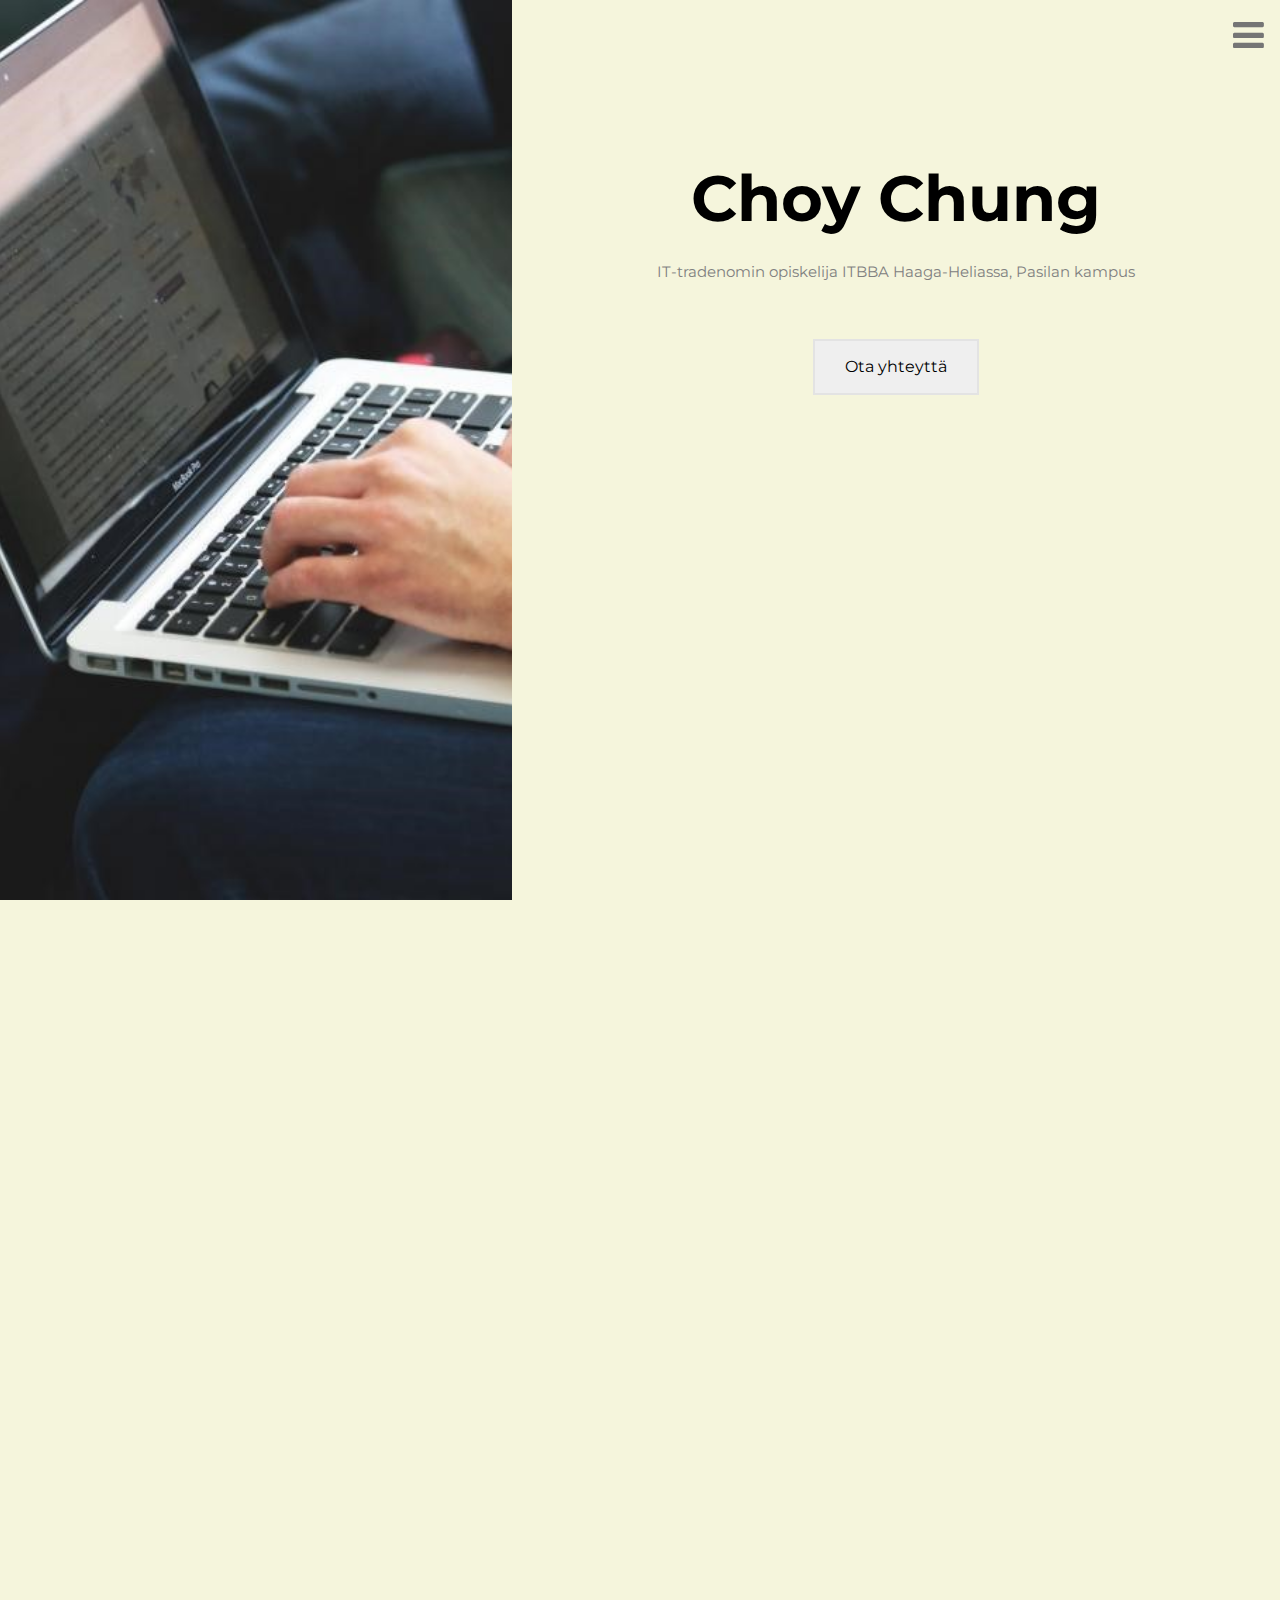
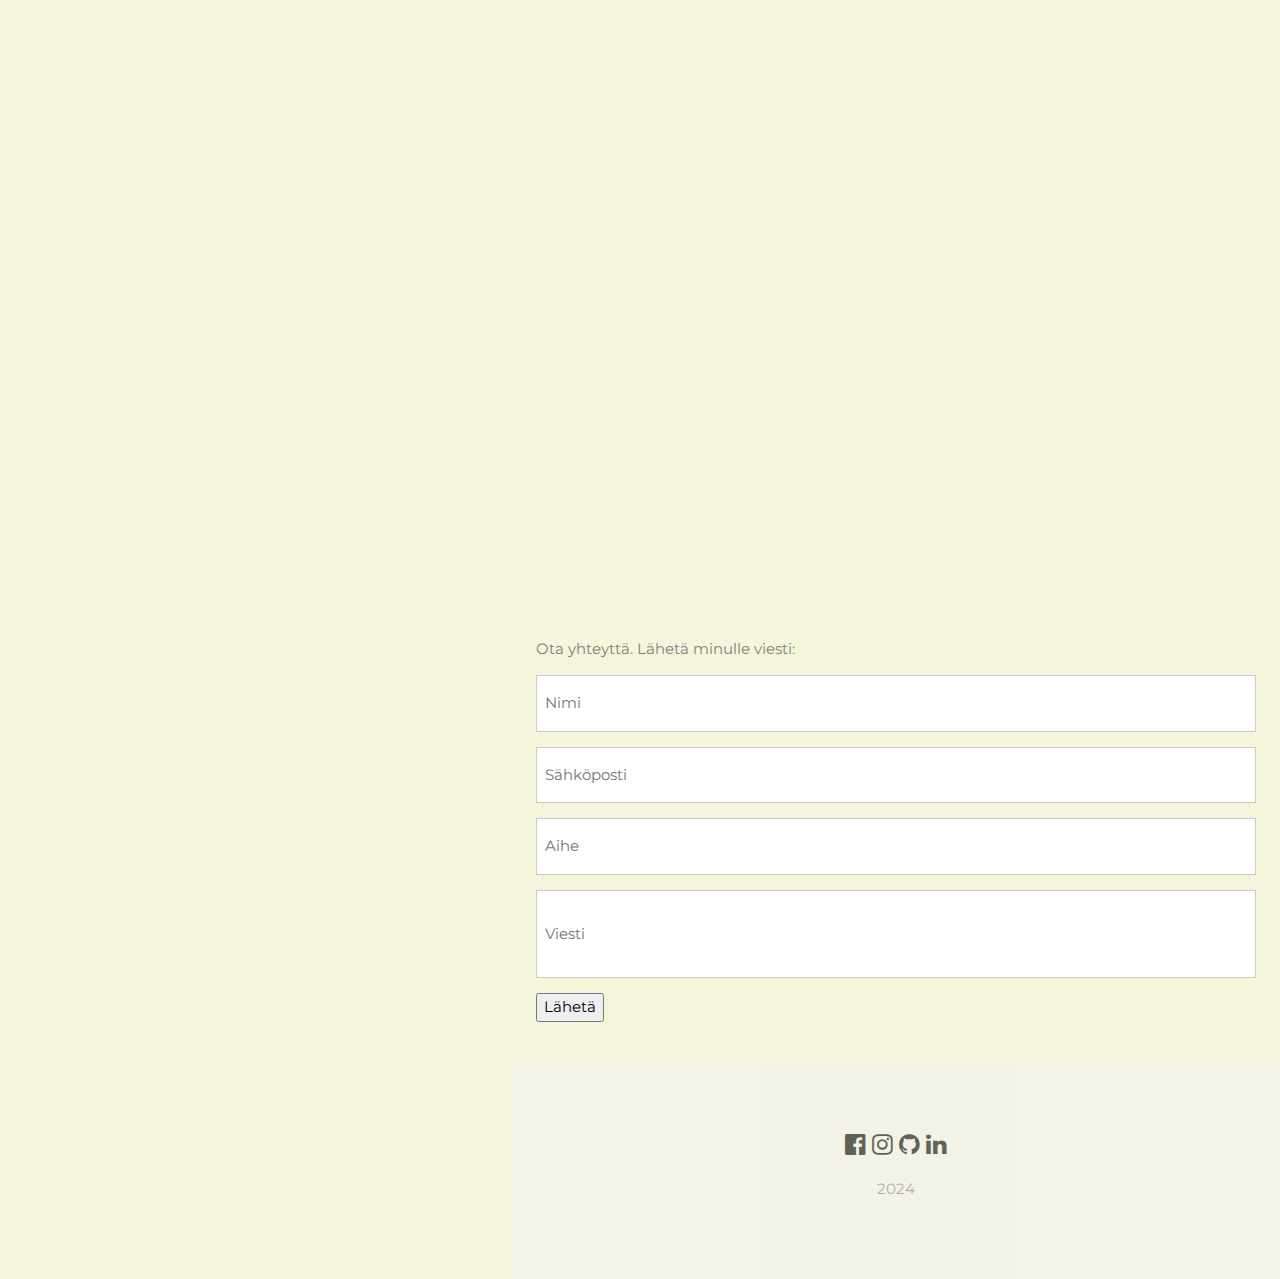
<file: index.html>
<!DOCTYPE html>
<html lang="fi">
<head>
  <title>Choy - Portfolio</title>
  <meta charset="UTF-8">
  <meta name="viewport" content="width=device-width, initial-scale=1">
  <link rel="stylesheet" href="https://www.w3schools.com/w3css/4/w3.css">
  <link rel="stylesheet" href="https://fonts.googleapis.com/css?family=Montserrat">
  <link rel="stylesheet" href="https://cdnjs.cloudflare.com/ajax/libs/font-awesome/4.7.0/css/font-awesome.min.css">
  <style>
    /* Smooth scrolling upon navigation */
    html{
      scroll-behavior: smooth;
    }
    

    /* Font styling */
    body, h1,h2{font-family: "Montserrat", sans-serif; background-color:beige;}
    .w3-row-padding img {margin-bottom: 12px}
    .bgimg {
      background-position: center;
      background-repeat: no-repeat;
      background-size: cover;
      background-image: url('laptop.jpg');
      min-height: 100%;
    }
    
    h2 {
      color: grey;
      margin-top: 50px;
    }

    p {
      color: grey;
    }
    

    /* Button styling */
    .button {
      border: none;
      color: white;
      padding: 14px 30px;
      text-align: center;
      text-decoration: none;
      display: inline-block;
      font-size: 16px;
      margin: 40px 2px;
      cursor: pointer;
    }
    
    .button1 {
      background-color: rgb(239, 239, 239);
      color: black;
      border: 2px solid #e3e3e3;
    }
    
    .button1:hover {
      background-color: #e3e3e3;
      color: black;
    }
    

    /* URL underline removal */
    a {
      text-decoration: none;
    }
    
    
    /* Content animation when in view */
    .hidden {
        opacity: 0;
        filter: blur(5px);
        transition: all 2s;
    }
    
    @media(prefers-reduced-motion) {
      .hidden {
        transition: none;
      }
    }
    
    .show {
        opacity: 1;
        filter: blur(0);
    }
    

    /* Video styling */
    .video {
      aspect-ratio: 16 / 9;
      width: 100%;
      margin-block: 50px;
      border: 0;
    }
    
    
    /* Map styling */
    .map-responsive{
    overflow:hidden;
    padding-bottom:56.25%;
    margin-bottom: 50px;
    position:relative;
    height:0;
    }
    .map-responsive iframe{
    left:0;
    top:0;
    height:100%;
    width:100%;
    position:absolute;
    }
    </style>
</head>
<body>

<!-- Sidebar with image -->
<nav class="w3-sidebar w3-hide-medium w3-hide-small" style="width:40%">
  <div class="bgimg"></div>
</nav>


<!-- Hidden Sidebar (reveals when clicked on menu icon)-->
<nav class="w3-sidebar w3-black w3-animate-right w3-xxlarge" style="display:none;padding-top:150px;right:0;z-index:2" id="mySidebar">
  <a href="javascript:void(0)" onclick="closeNav()" class="w3-button w3-black w3-xxxlarge w3-display-topright" style="padding:0 12px;">
    <i class="fa fa-remove"></i>
  </a>
  <div class="w3-bar-block w3-center">
    <a href="#index.html" class="w3-bar-item w3-button w3-text-grey w3-hover-black" onclick="closeNav()">Koti</a>
    <a href="#about.html" class="w3-bar-item w3-button w3-text-grey w3-hover-black" onclick="closeNav()">Minusta</a>
    <a href="#experience.html" class="w3-bar-item w3-button w3-text-grey w3-hover-black" onclick="closeNav()">Kokemus</a>
    <a href="#contact.html" class="w3-bar-item w3-button w3-text-grey w3-hover-black" onclick="closeNav()">Yhteystiedot</a>
  </div>
</nav>


<!-- Page Content -->
<div class="w3-main w3-padding-large" style="margin-left:40%">



  <!-- Menu icon to open sidebar -->
  <span class="w3-button w3-top w3-beige w3-xxlarge w3-text-grey w3-hover-text-black" style="width:auto;right:0;" onclick="openNav()"><i class="fa fa-bars"></i></span>


  <!-- Header -->
  <header class="w3-container w3-center" style="margin:128px 16px" id="index.html">
    <h1 class="w3-jumbo"><b>Choy Chung</b></h1>
    <p>IT-tradenomin opiskelija ITBBA Haaga-Heliassa, Pasilan kampus </p>
    <img src="laptop.jpg" alt="laptop" class="w3-image w3-hide-large w3-hide-small w3-round" style="display:block;width:60%;margin:auto;">
    <img src="laptop.jpg" alt="laptop" class="w3-image w3-hide-large w3-hide-medium w3-round" width="1000" height="1333">
      <a href="#contact.html" class="button button1" onclick="closeNav()">Ota yhteyttä</a>
  </header>


  <!-- About Section -->
  <section class="hidden" id ="about.html">
    <h2>Minusta</h2>
    <p>Olen kotoisin Espoosta. Videopelit ja ryhmäaktiviteetit ovat intohimoni. Niissä saa tavata uusia ihmisiä ja jatkuvasti kehittää omia taitoja. Videopelit ovat monipuolisia, olen päässyt organisoimaan tiimejä, taktikoinut suunnitelmia ja jopa johtanut ryhmää tarvittaessa. Nautin myös muiden ihmisten opastusta eri kielillä.</p>
    <p>Seuraan myös monta urheilua ja arvostan että ne perustuvat aina tiimihenkisyyteen olipa se tiimi- tai yksinurheilu. Katson tiimihenkisyyden olevan tärkeä myös töiden tavoitteissa.</p>
    <iframe class="video"  src="https://www.youtube.com/embed/YkeKdrPjC7s?si=CI4axa4ItfYHWmbp"
    allow="accelerometer; autoplay; clipboard-write; encrypted-media; gyroscope; picture-in-picture; web-share" referrerpolicy="strict-origin-when-cross-origin" allowfullscreen></iframe>
  </section>


   <!-- Experience Section -->
  <section class="hidden" id ="experience.html">
    <h2>Kokemus</h2>
    <p>Töissä tuli sovellettua ongelmanratkaisukykyä ja asiakaspalvelutaitoja. Black Friday - kampanjan aikana taas hoidettiin asiat omaan tahtiin, jotta asiakaspalvelu pysyisi kohdallaan. Odotan innolla, että saan tutustua teihin ja kerrota itsestäni hieman enemmän.</p>
    <p>Lets Go Team!</p>
  </section>

  
  <!-- Contact Section -->
  <section class="hidden" id="contact.html">
    <h2>Yhteystiedot</h2>
    <div class="w3-section"></div>
      <p><i class="fa fa-map-marker fa-fw w3-xxlarge w3-margin-right"></i> Espoo, Uusimaa</p>
      <p><i class="fa fa-phone fa-fw w3-xxlarge w3-margin-right"></i> +358 123456789</p>
      <p><i class="fa fa-envelope fa-fw w3-xxlarge w3-margin-right"> </i> choy.chung@myy.haaga-helia.fi</p>
  </section>


      <!-- Image of location/map -->
    <div class="map-responsive">
      <iframe src="https://www.google.com/maps/embed?pb=!1m18!1m12!1m3!1d1982.736199295731!2d24.929691926953122!3d60.20164850000001!2m3!1f0!2f0!3f0!3m2!1i1024!2i768!4f13.1!3m3!1m2!1s0x469208606a60874b%3A0x50a651a72fbb180b!2sHaaga-Helia%20ammattikorkeakoulu!5e0!3m2!1sfi!2sfi!4v1727008527352!5m2!1sfi!2sfi" width="600" height="450" style="border:0;" allowfullscreen="" loading="lazy" referrerpolicy="no-referrer-when-downgrade"></iframe>
    </div>
    <p>Ota yhteyttä. Lähetä minulle viesti:</p>
    <form action="https://formsubmit.co/44caaa2eee13f76db0996877dcd693b1" method="POST">
      <p><input class="w3-input w3-padding-16 w3-border" type="text" placeholder="Nimi" required name="Name"></p>
      <p><input class="w3-input w3-padding-16 w3-border" type="email" placeholder="Sähköposti" required name="Email"></p>
      <p><input class="w3-input w3-padding-16 w3-border" type="text" placeholder="Aihe" required name="Subject"></p>
      <p><input class="w3-input w3-padding-32 w3-border" type="text" placeholder="Viesti" required name="Message"></p>
      <p><input type="submit" value="Lähetä" style="margin-bottom: 50px;"></p>
    </form>
  <!-- End Contact Section -->


  <!-- Footer -->
  <footer class="w3-container w3-padding-64 w3-light-grey w3-center w3-opacity w3-xlarge" style="margin:-24px">
    <i class="fa fa-facebook-official w3-hover-opacity"></i>
    <i class="fa fa-instagram w3-hover-opacity"></i>
    <a href="https://github.com/KFCkingoo/KFCkingoo"
    class="fa fa-github w3-hover-opacity"></a>
    <i class="fa fa-linkedin w3-hover-opacity"></i>
    <p class="w3-medium">2024</p>
  <!-- End footer -->
  </footer>
<!-- END PAGE CONTENT -->
</div>

<script>
// Open and close sidebar
function openNav() {
  document.getElementById("mySidebar").style.width = "60%";
  document.getElementById("mySidebar").style.display = "block";
}


function closeNav() {
  document.getElementById("mySidebar").style.display = "none";
}
</script>


<script>
// Animation function
function animate() {
    const observer = new IntersectionObserver((entries) => {
        entries.forEach((entry) => {
            console.log(entry)
            if (entry.isIntersecting) {
                entry.target.classList.add('show');
            } else {
                entry.target.classList.remove('show');
            }
        });
    }, {
      threshold: 0.7
    });

    const hiddenElements = document.querySelectorAll('.hidden');
    hiddenElements.forEach((el) => observer.observe(el));

}
animate();
</script>

</body>
</html>
</file>
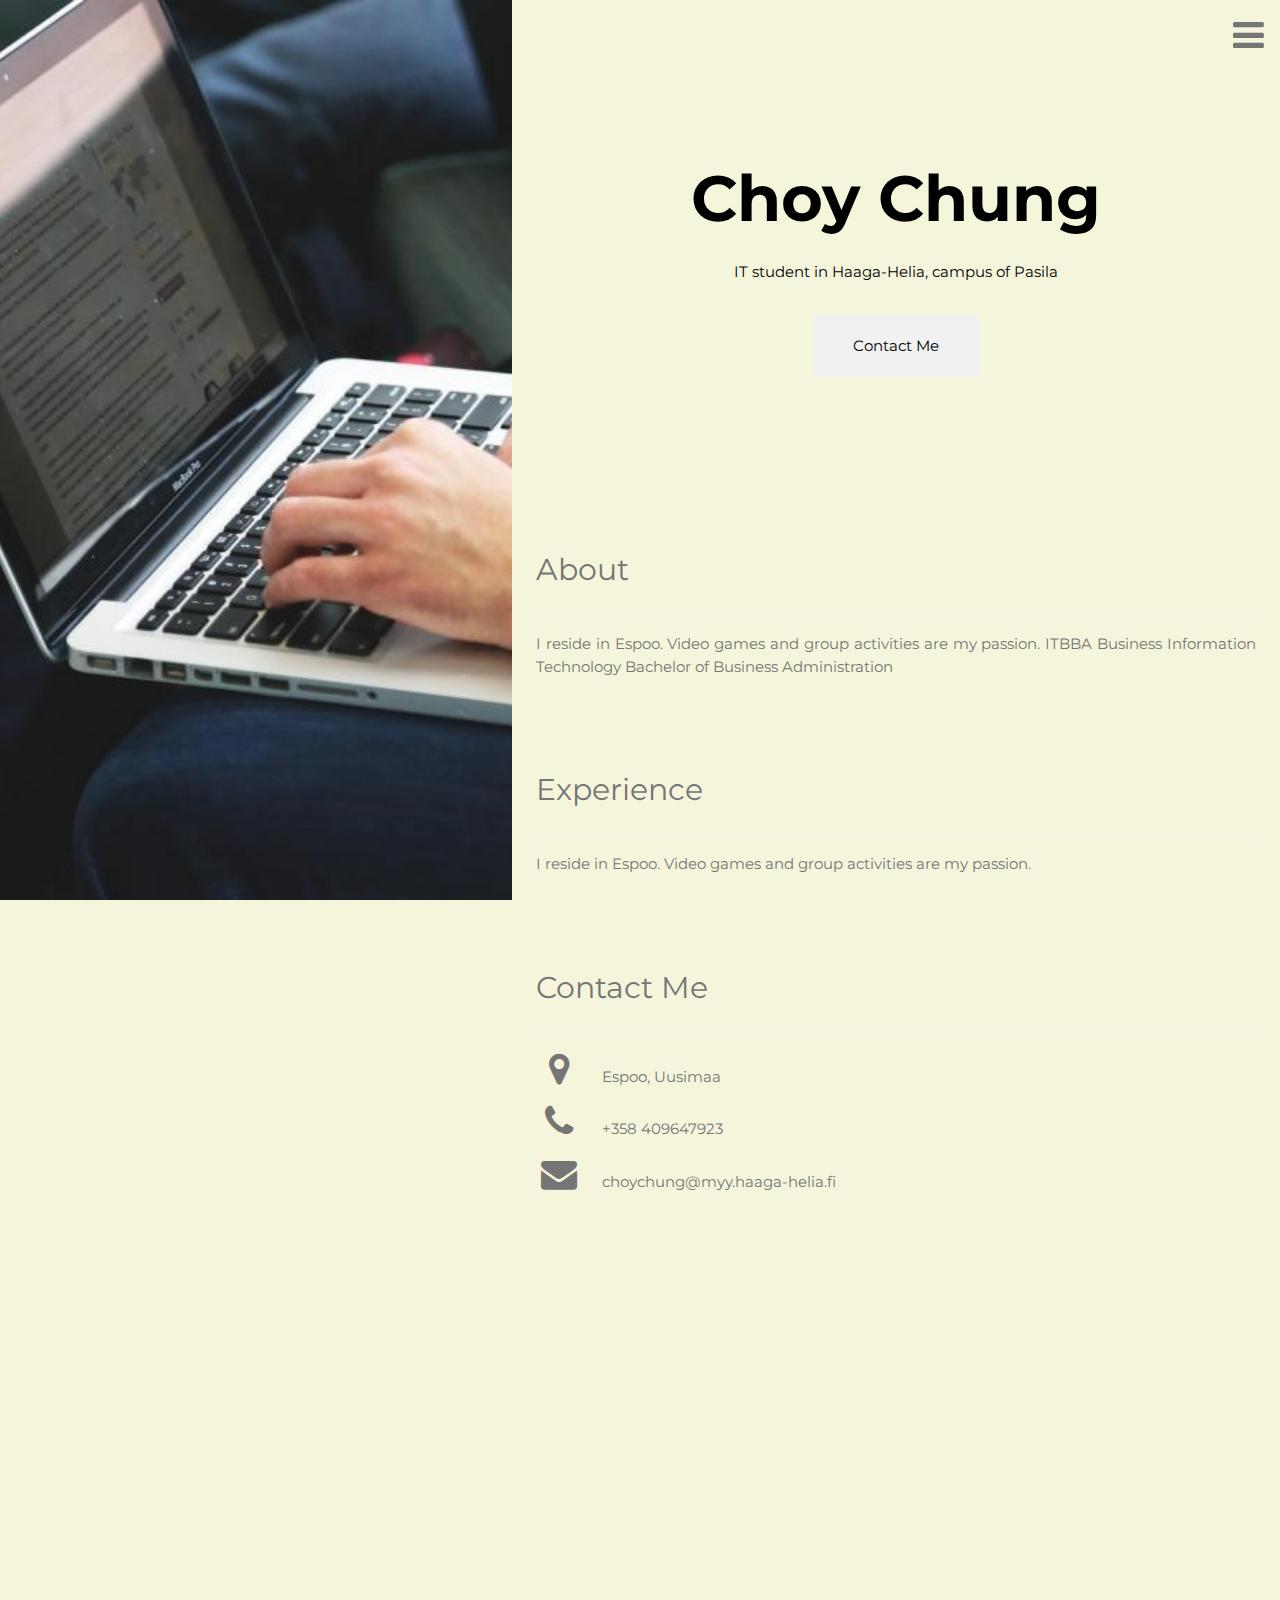
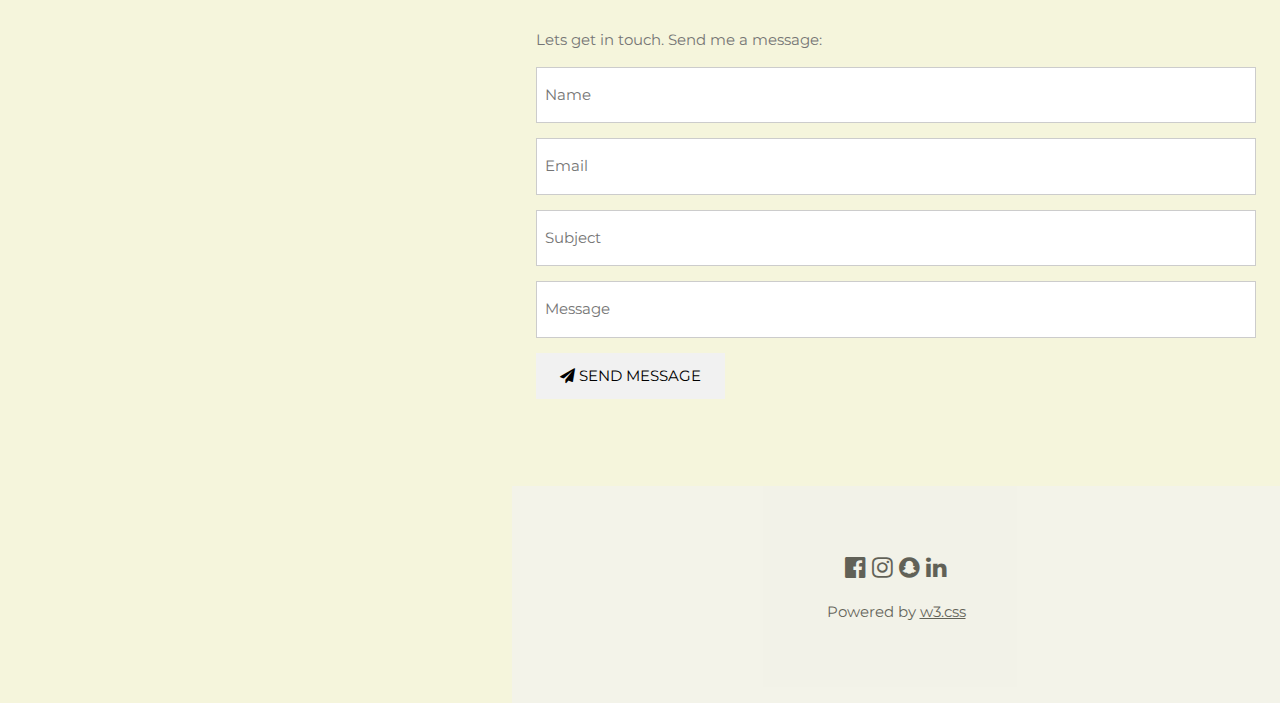
<file: test.html>
<!DOCTYPE html>
<html>
<head>
<title>Choy's portfolio</title>
<meta charset="UTF-8">
<meta name="viewport" content="width=device-width, initial-scale=1">
<link rel="stylesheet" href="https://www.w3schools.com/w3css/4/w3.css">
<link rel="stylesheet" href="https://fonts.googleapis.com/css?family=Montserrat">
<link rel="stylesheet" href="https://cdnjs.cloudflare.com/ajax/libs/font-awesome/4.7.0/css/font-awesome.min.css">
<style>
body, h1,h2,h3,h4,h5,h6 {font-family: "Montserrat", sans-serif; background-color: beige;}
.w3-row-padding img {margin-bottom: 12px}
.bgimg {
  background-position: center;
  background-repeat: no-repeat;
  background-size: cover;
  background-image: url('laptop.jpg');
  min-height: 100%;
}

.map-responsive{
overflow:hidden;
padding-bottom:56.25%;
position:relative;
height:0;
}
.map-responsive iframe{
left:0;
top:0;
height:100%;
width:100%;
position:absolute;
}


</style>
</head>
<body>

<!-- Sidebar with image -->
<nav class="w3-sidebar w3-hide-medium w3-hide-small" style="width:40%">
  <div class="bgimg"></div>
</nav>

<!-- Hidden Sidebar (reveals when clicked on menu icon)-->
<nav class="w3-sidebar w3-black w3-animate-right w3-xxlarge" style="display:none;padding-top:150px;right:0;z-index:2" id="mySidebar">
  <a href="javascript:void(0)" onclick="closeNav()" class="w3-button w3-black w3-xxxlarge w3-display-topright" style="padding:0 12px;">
    <i class="fa fa-remove"></i>
  </a>
  <div class="w3-bar-block w3-center">
    <a href="#index.html" class="w3-bar-item w3-button w3-text-grey w3-hover-black" onclick="closeNav()">Home</a>
    <a href="#about.html" class="w3-bar-item w3-button w3-text-grey w3-hover-black" onclick="closeNav()">About</a>
    <a href="#experience.html" class="w3-bar-item w3-button w3-text-grey w3-hover-black" onclick="closeNav()">Experience</a>
    <a href="#contact.html" class="w3-bar-item w3-button w3-text-grey w3-hover-black" onclick="closeNav()">Contact</a>
  </div>
</nav>

<!-- Page Content -->
<div class="w3-main w3-padding-large" style="margin-left:40%">

  <!-- Menu icon to open sidebar -->
  <span class="w3-button w3-top w3-beige w3-xxlarge w3-text-grey w3-hover-text-black" style="width:auto;right:0;" onclick="openNav()"><i class="fa fa-bars"></i></span>

  <!-- Header -->
  <header class="w3-container w3-center" style="padding:128px 16px" id="index.html">
    <h1 class="w3-jumbo"><b>Choy Chung</b></h1>
    <p>IT student in Haaga-Helia, campus of Pasila</p>
    <img src="laptop.jpg" class="w3-image w3-hide-large w3-hide-small w3-round" style="display:block;width:60%;margin:auto;">
    <img src="laptop.jpg" class="w3-image w3-hide-large w3-hide-medium w3-round" width="1000" height="1333">
    <button class="w3-button w3-light-grey w3-padding-large w3-margin-top">
      <a href="#contact.html" class="w3-bar-item w3-button w3-text-black" onclick="closeNav()">Contact Me </a>
    </button>
  </header>



  <!-- About Section -->
  <div class="w3-content w3-justify w3-text-grey w3-padding-32" id="about.html">
    <h2>About</h2>
    <hr class="w3-opacity">
    <p>I reside in Espoo. Video games and group activities are my passion. ITBBA Business Information Technology
      Bachelor of Business Administration
    </p>
    
  <!-- End About Section -->
  </div>



   <!-- Experience Section -->
   <div class="w3-content w3-justify w3-text-grey w3-padding-32" id="experience.html">
    <h2>Experience</h2>
    <hr class="w3-opacity">
    <p>I reside in Espoo. Video games and group activities are my passion.
    </p>

   <!-- End Experience Section -->
  </div>
    
  

  
  <!-- Contact Section -->
  <div class="w3-padding-32 w3-content w3-text-grey" id="contact.html" style="margin-bottom:64px">
    <h2>Contact Me</h2>
    <hr class="w3-opacity">

    <div class="w3-section">
      <p><i class="fa fa-map-marker fa-fw w3-xxlarge w3-margin-right"></i> Espoo, Uusimaa</p>
      <p><i class="fa fa-phone fa-fw w3-xxlarge w3-margin-right"></i> +358 409647923</p>
      <p><i class="fa fa-envelope fa-fw w3-xxlarge w3-margin-right"> </i> choychung@myy.haaga-helia.fi</p>
    </div>
    
    <!-- Image of location/map -->
    <div class="map-responsive">
      <iframe src="https://www.google.com/maps/embed?pb=!1m18!1m12!1m3!1d1982.736199295731!2d24.929691926953122!3d60.20164850000001!2m3!1f0!2f0!3f0!3m2!1i1024!2i768!4f13.1!3m3!1m2!1s0x469208606a60874b%3A0x50a651a72fbb180b!2sHaaga-Helia%20ammattikorkeakoulu!5e0!3m2!1sfi!2sfi!4v1727008527352!5m2!1sfi!2sfi" width="600" height="450" style="border:0;" allowfullscreen="" loading="lazy" referrerpolicy="no-referrer-when-downgrade"></iframe>
    </div>
   
    <p>Lets get in touch. Send me a message:</p>
    <form action="/action_page.php" target="_blank">
      <p><input class="w3-input w3-padding-16 w3-border" type="text" placeholder="Name" required name="Name"></p>
      <p><input class="w3-input w3-padding-16 w3-border" type="text" placeholder="Email" required name="Email"></p>
      <p><input class="w3-input w3-padding-16 w3-border" type="text" placeholder="Subject" required name="Subject"></p>
      <p><input class="w3-input w3-padding-16 w3-border" type="text" placeholder="Message" required name="Message"></p>
      <p>
        <a href="mailto:choychung@myy.haaga-helia.fi">
        <button class="w3-button w3-light-grey w3-padding-large" type="submit">
          <i class="fa fa-paper-plane"></i> SEND MESSAGE
        </button></a>
      </p>
    </form>
  <!-- End Contact Section -->
  </div>  
  
  <!-- Footer -->
  <footer class="w3-container w3-padding-64 w3-light-grey w3-center w3-opacity w3-xlarge" style="margin:-24px">
    <i class="fa fa-facebook-official w3-hover-opacity"></i>
    <i class="fa fa-instagram w3-hover-opacity"></i>
    <i class="fa fa-snapchat w3-hover-opacity"></i>
    <i class="fa fa-linkedin w3-hover-opacity"></i>
    <p class="w3-medium">Powered by <a href="https://www.w3schools.com/w3css/default.asp" target="_blank" class="w3-hover-text-green">w3.css</a></p>
  <!-- End footer -->
  </footer>
  
<!-- END PAGE CONTENT -->
</div>

<script>
// Open and close sidebar
function openNav() {
  document.getElementById("mySidebar").style.width = "60%";
  document.getElementById("mySidebar").style.display = "block";
}

function closeNav() {
  document.getElementById("mySidebar").style.display = "none";
}
</script>

</body>
</html>
</file>
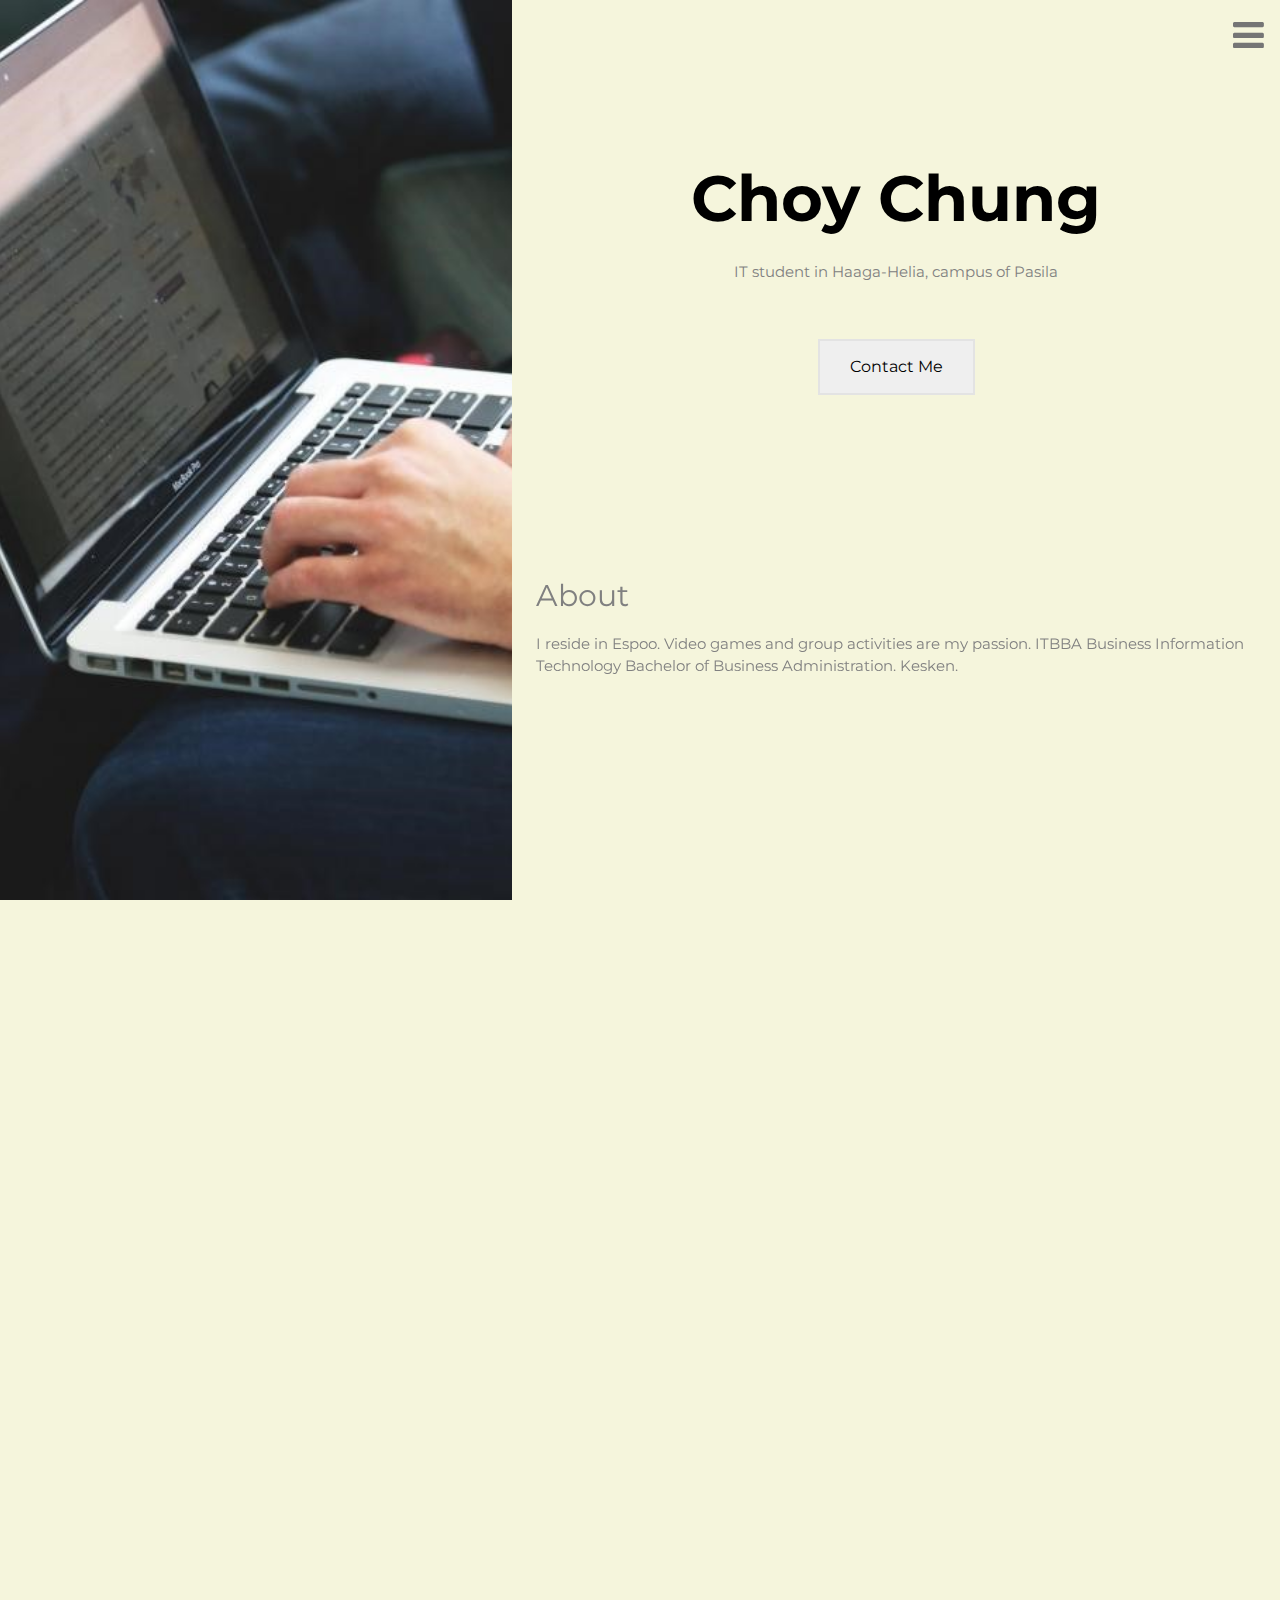
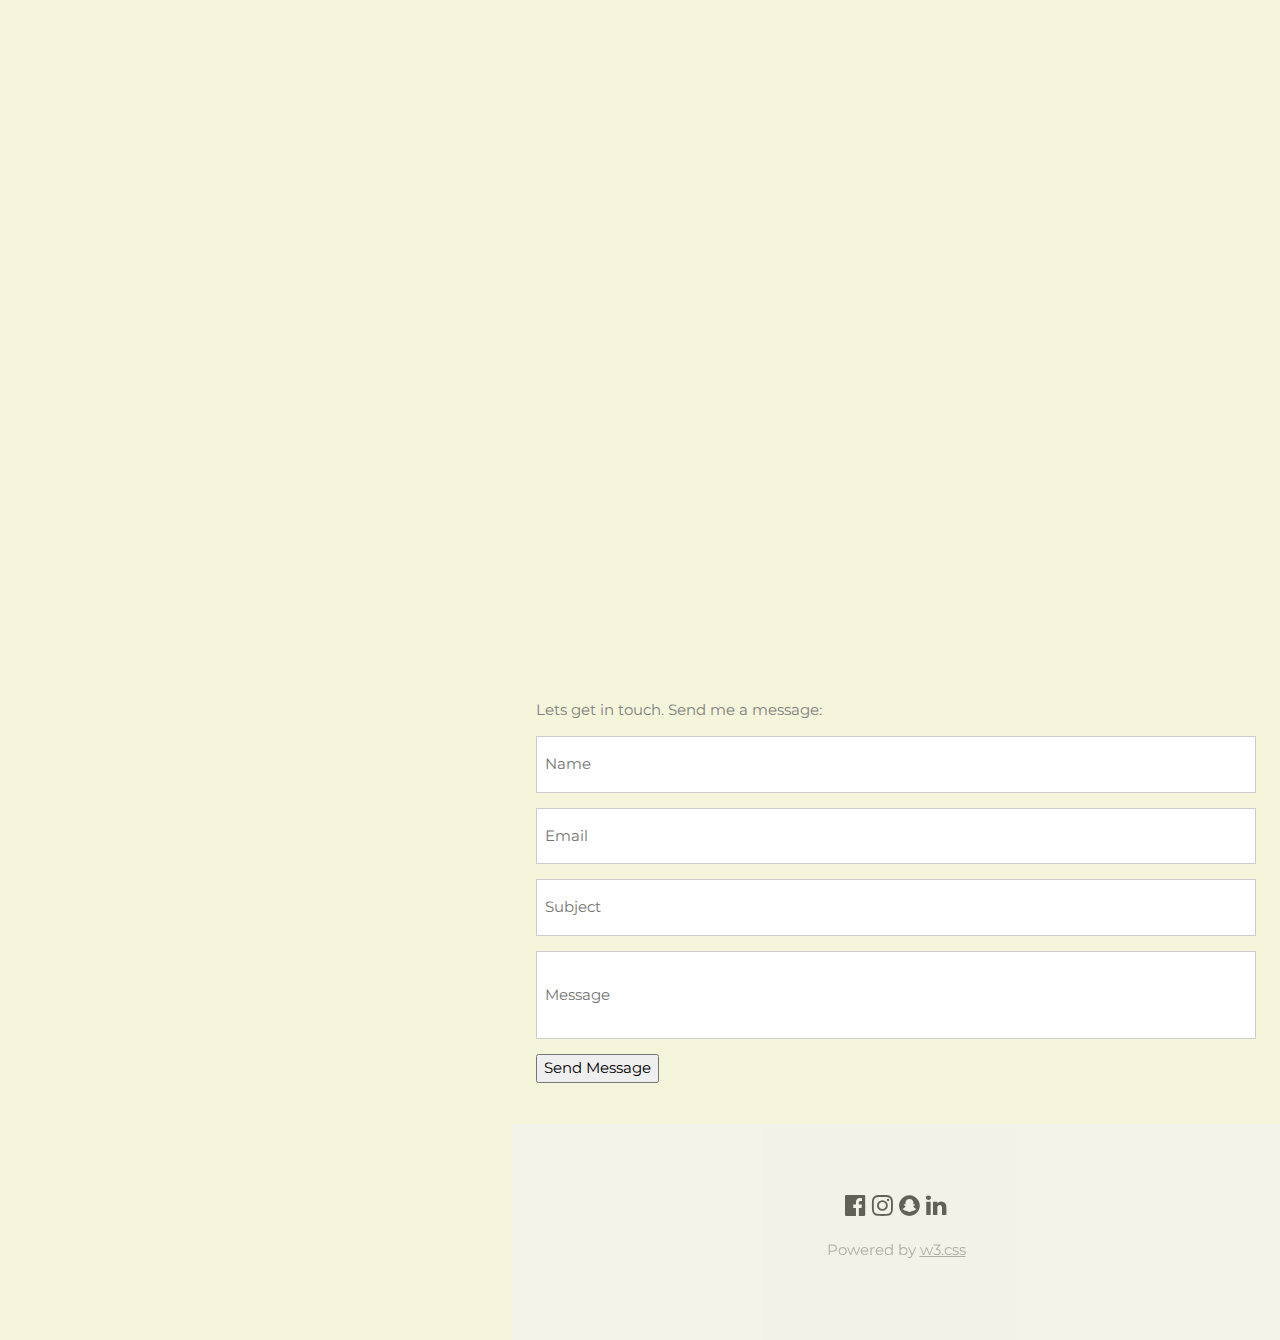
<file: testi.html>
<!DOCTYPE html>
<html>
<head>
  <title>Choy's portfolio</title>
  <meta charset="UTF-8">
  <meta name="viewport" content="width=device-width, initial-scale=1">
  <link rel="stylesheet" href="https://www.w3schools.com/w3css/4/w3.css">
  <link rel="stylesheet" href="https://fonts.googleapis.com/css?family=Montserrat">
  <link rel="stylesheet" href="https://cdnjs.cloudflare.com/ajax/libs/font-awesome/4.7.0/css/font-awesome.min.css">
</head>
<style>

html{
  scroll-behavior: smooth;
}


body, h1,h2{font-family: "Montserrat", sans-serif; background-color:beige;}
.w3-row-padding img {margin-bottom: 12px}
.bgimg {
  background-position: center;
  background-repeat: no-repeat;
  background-size: cover;
  background-image: url('laptop.jpg');
  min-height: 100%;
}
h2, p {color: grey;}


.button {
  border: none;
  color: white;
  padding: 14px 30px;
  text-align: center;
  text-decoration: none;
  display: inline-block;
  font-size: 16px;
  margin: 40px 2px;
  cursor: pointer;
}

.button1 {
  background-color: rgb(239, 239, 239);
  color: black;
  border: 2px solid #e3e3e3;
}

.button1:hover {
  background-color: #e3e3e3;
  color: black;
}

.a {
  text-decoration: none;
}



.hidden {
    opacity: 0;
    filter: blur(5px);
    transition: all 2s;
}

@media(prefers-reduced-motion) {
  .hidden {
    transition: none;
  }
}

.show {
    opacity: 1;
    filter: blur(0);
}



.map-responsive{
overflow:hidden;
padding-bottom:56.25%;
position:relative;
height:0;
}
.map-responsive iframe{
left:0;
top:0;
height:100%;
width:100%;
position:absolute;
}


</style>
<body>

<!-- Sidebar with image -->
<nav class="w3-sidebar w3-hide-medium w3-hide-small" style="width:40%">
  <div class="bgimg"></div>
</nav>


<!-- Hidden Sidebar (reveals when clicked on menu icon)-->
<nav class="w3-sidebar w3-black w3-animate-right w3-xxlarge" style="display:none;padding-top:150px;right:0;z-index:2" id="mySidebar">
  <a href="javascript:void(0)" onclick="closeNav()" class="w3-button w3-black w3-xxxlarge w3-display-topright" style="padding:0 12px;">
    <i class="fa fa-remove"></i>
  </a>
  <div class="w3-bar-block w3-center">
    <a href="#index.html" class="w3-bar-item w3-button w3-text-grey w3-hover-black" onclick="closeNav()">Home</a>
    <a href="#about.html" class="w3-bar-item w3-button w3-text-grey w3-hover-black" onclick="closeNav()">About</a>
    <a href="#experience.html" class="w3-bar-item w3-button w3-text-grey w3-hover-black" onclick="closeNav()">Experience</a>
    <a href="#contact.html" class="w3-bar-item w3-button w3-text-grey w3-hover-black" onclick="closeNav()">Contact</a>
  </div>
</nav>


<!-- Page Content -->
<div class="w3-main w3-padding-large" style="margin-left:40%">



  <!-- Menu icon to open sidebar -->
  <span class="w3-button w3-top w3-beige w3-xxlarge w3-text-grey w3-hover-text-black" style="width:auto;right:0;" onclick="openNav()"><i class="fa fa-bars"></i></span>


  <!-- Header -->
  <header class="w3-container w3-center" style="padding:128px 16px" id="index.html">
    <h1 class="w3-jumbo"><b>Choy Chung</b></h1>
    <p>IT student in Haaga-Helia, campus of Pasila</p>
    <img src="laptop.jpg" alt="laptop" class="w3-image w3-hide-large w3-hide-small w3-round" style="display:block;width:60%;margin:auto;">
    <img src="laptop.jpg" alt="laptop" class="w3-image w3-hide-large w3-hide-medium w3-round" width="1000" height="1333">
      <a href="#contact.html" class="button button1" onclick="closeNav()">Contact Me </a>
  </header>



  <!-- About Section -->
  <section class="hidden" id ="about.html" style="margin-bottom: 50vh;">
    <h2>About</h2>
    <p>I reside in Espoo. Video games and group activities are my passion. ITBBA Business Information Technology
      Bachelor of Business Administration. Kesken.
    </p>
  </section>



   <!-- Experience Section -->
  <section class="hidden" id ="experience.html" style="margin-bottom: 50vh;">
    <h2>Experience</h2>
    <p> Kesken
    </p>
  </section>

  
  <!-- Contact Section -->


  <section class="hidden" id="contact.html">
    <h2>Contact Me</h2>
    <div class="w3-section"></div>
      <p><i class="fa fa-map-marker fa-fw w3-xxlarge w3-margin-right"></i> Espoo, Uusimaa</p>
      <p><i class="fa fa-phone fa-fw w3-xxlarge w3-margin-right"></i> +358 123456789</p>
      <p><i class="fa fa-envelope fa-fw w3-xxlarge w3-margin-right"> </i> choychung@myy.haaga-helia.fi</p>
  </section>

      <!-- Image of location/map -->
    <div class="map-responsive">
      <iframe src="https://www.google.com/maps/embed?pb=!1m18!1m12!1m3!1d1982.736199295731!2d24.929691926953122!3d60.20164850000001!2m3!1f0!2f0!3f0!3m2!1i1024!2i768!4f13.1!3m3!1m2!1s0x469208606a60874b%3A0x50a651a72fbb180b!2sHaaga-Helia%20ammattikorkeakoulu!5e0!3m2!1sfi!2sfi!4v1727008527352!5m2!1sfi!2sfi" width="600" height="450" style="border:0;" allowfullscreen="" loading="lazy" referrerpolicy="no-referrer-when-downgrade"></iframe>
    </div>
   
    <p>Lets get in touch. Send me a message:</p>
    <form action="https://formsubmit.co/el/wowizo" method="POST">
      <p><input class="w3-input w3-padding-16 w3-border" type="text" placeholder="Name" required name="Name"></p>
      <p><input class="w3-input w3-padding-16 w3-border" type="email" placeholder="Email" required name="Email"></p>
      <p><input class="w3-input w3-padding-16 w3-border" type="text" placeholder="Subject" required name="Subject"></p>
      <p><input class="w3-input w3-padding-32 w3-border" type="text" placeholder="Message" required name="Message"></p>
      <p><input type="submit" value="Send Message" style="margin-bottom: 50px;"></p>
    </form>
  <!-- End Contact Section -->

  <!-- Footer -->
  <footer class="w3-container w3-padding-64 w3-light-grey w3-center w3-opacity w3-xlarge" style="margin:-24px">
    <i class="fa fa-facebook-official w3-hover-opacity"></i>
    <i class="fa fa-instagram w3-hover-opacity"></i>
    <i class="fa fa-snapchat w3-hover-opacity"></i>
    <i class="fa fa-linkedin w3-hover-opacity"></i>
    <p class="w3-medium">Powered by <a href="https://www.w3schools.com/w3css/default.asp" target="_blank" class="w3-hover-text-green">w3.css</a></p>
  <!-- End footer -->
  </footer>
<!-- END PAGE CONTENT -->
</div>

<script>
// Open and close sidebar
function openNav() {
  document.getElementById("mySidebar").style.width = "60%";
  document.getElementById("mySidebar").style.display = "block";
}

function closeNav() {
  document.getElementById("mySidebar").style.display = "none";
}
</script>

<script>

function animate() {
    const observer = new IntersectionObserver((entries) => {
        entries.forEach((entry) => {
            console.log(entry)
            if (entry.isIntersecting) {
                entry.target.classList.add('show');
            } else {
                entry.target.classList.remove('show');
            }
        });
    });

    const hiddenElements = document.querySelectorAll('.hidden');
    hiddenElements.forEach((el) => observer.observe(el));

}
animate();

</script>

</body>
</html>
</file>
